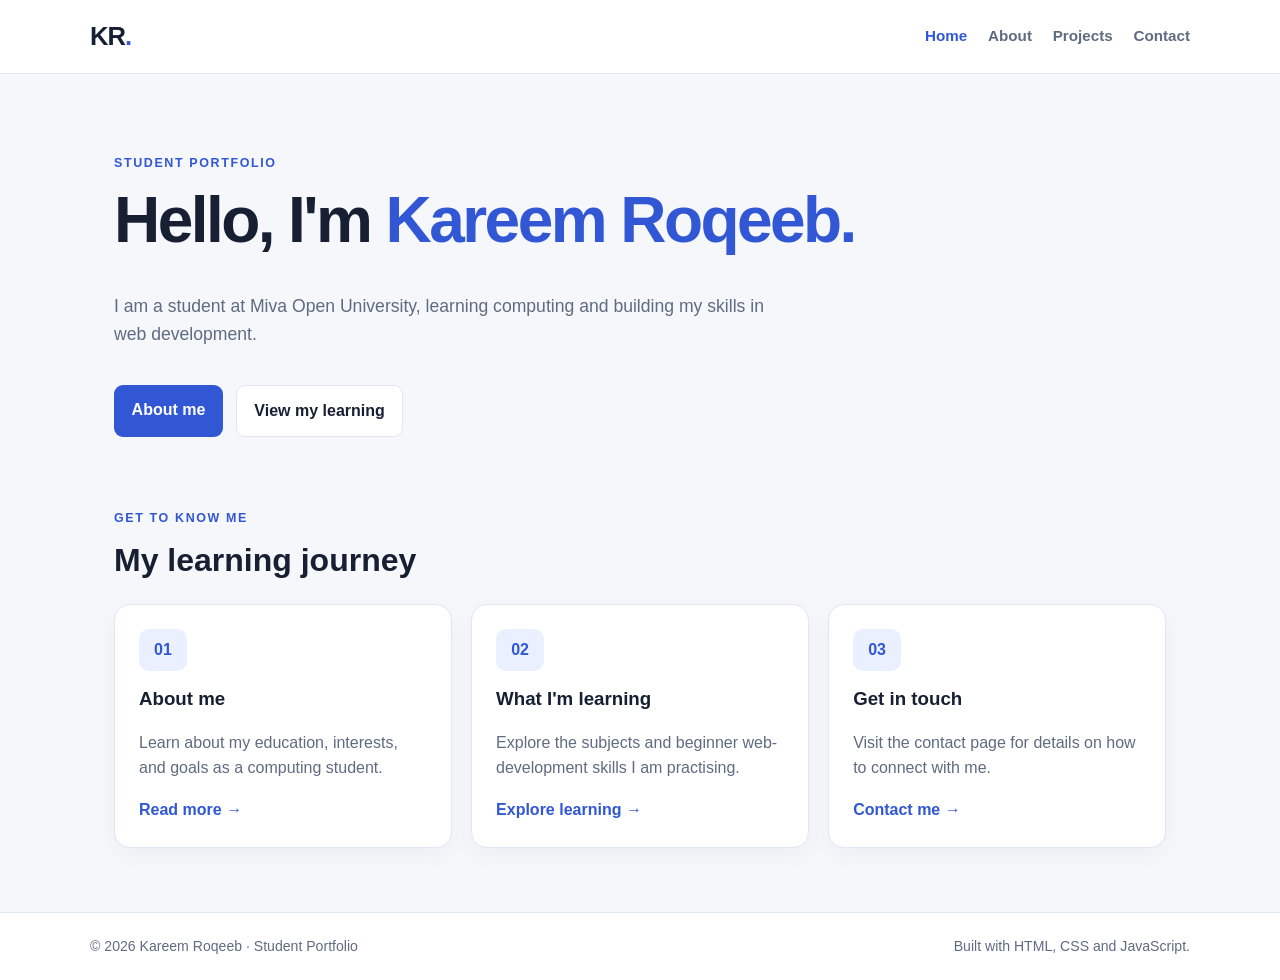
<file: index.html>
<!DOCTYPE html>
<html lang="en">
<head>
  <meta charset="UTF-8">
  <meta name="viewport" content="width=device-width, initial-scale=1.0">
  <meta name="description" content="Kareem Roqeeb's student portfolio at Miva Open University.">
  <title>Kareem Roqeeb | Student Portfolio</title>
  <link rel="stylesheet" href="styles.css">
  <script src="script.js" defer></script>
</head>
<body>
  <header class="site-header">
    <a class="logo" href="index.html">KR<span>.</span></a>
    <button class="menu-toggle" aria-label="Toggle navigation" aria-expanded="false">☰</button>
    <nav class="nav-links" aria-label="Main navigation">
      <a class="active" href="index.html">Home</a>
      <a href="about.html">About</a>
      <a href="projects.html">Projects</a>
      <a href="contact.html">Contact</a>
    </nav>
  </header>

  <main>
    <section class="hero">
      <p class="eyebrow">STUDENT PORTFOLIO</p>
      <h1>Hello, I'm <span>Kareem Roqeeb.</span></h1>
      <p class="hero-copy">I am a student at Miva Open University, learning computing and building my skills in web development.</p>
      <div class="button-row">
        <a class="button primary" href="about.html">About me</a>
        <a class="button secondary" href="projects.html">View my learning</a>
      </div>
    </section>

    <section class="section">
      <div class="section-heading">
        <p class="eyebrow">GET TO KNOW ME</p>
        <h2>My learning journey</h2>
      </div>
      <div class="card-grid">
        <article class="card">
          <div class="card-icon">01</div>
          <h3>About me</h3>
          <p>Learn about my education, interests, and goals as a computing student.</p>
          <a class="text-link" href="about.html">Read more →</a>
        </article>
        <article class="card">
          <div class="card-icon">02</div>
          <h3>What I'm learning</h3>
          <p>Explore the subjects and beginner web-development skills I am practising.</p>
          <a class="text-link" href="projects.html">Explore learning →</a>
        </article>
        <article class="card">
          <div class="card-icon">03</div>
          <h3>Get in touch</h3>
          <p>Visit the contact page for details on how to connect with me.</p>
          <a class="text-link" href="contact.html">Contact me →</a>
        </article>
      </div>
    </section>
  </main>

  <footer class="site-footer">
    <p>© <span class="year"></span> Kareem Roqeeb · Student Portfolio</p>
    <p>Built with HTML, CSS and JavaScript.</p>
  </footer>
</body>
</html>
</file>
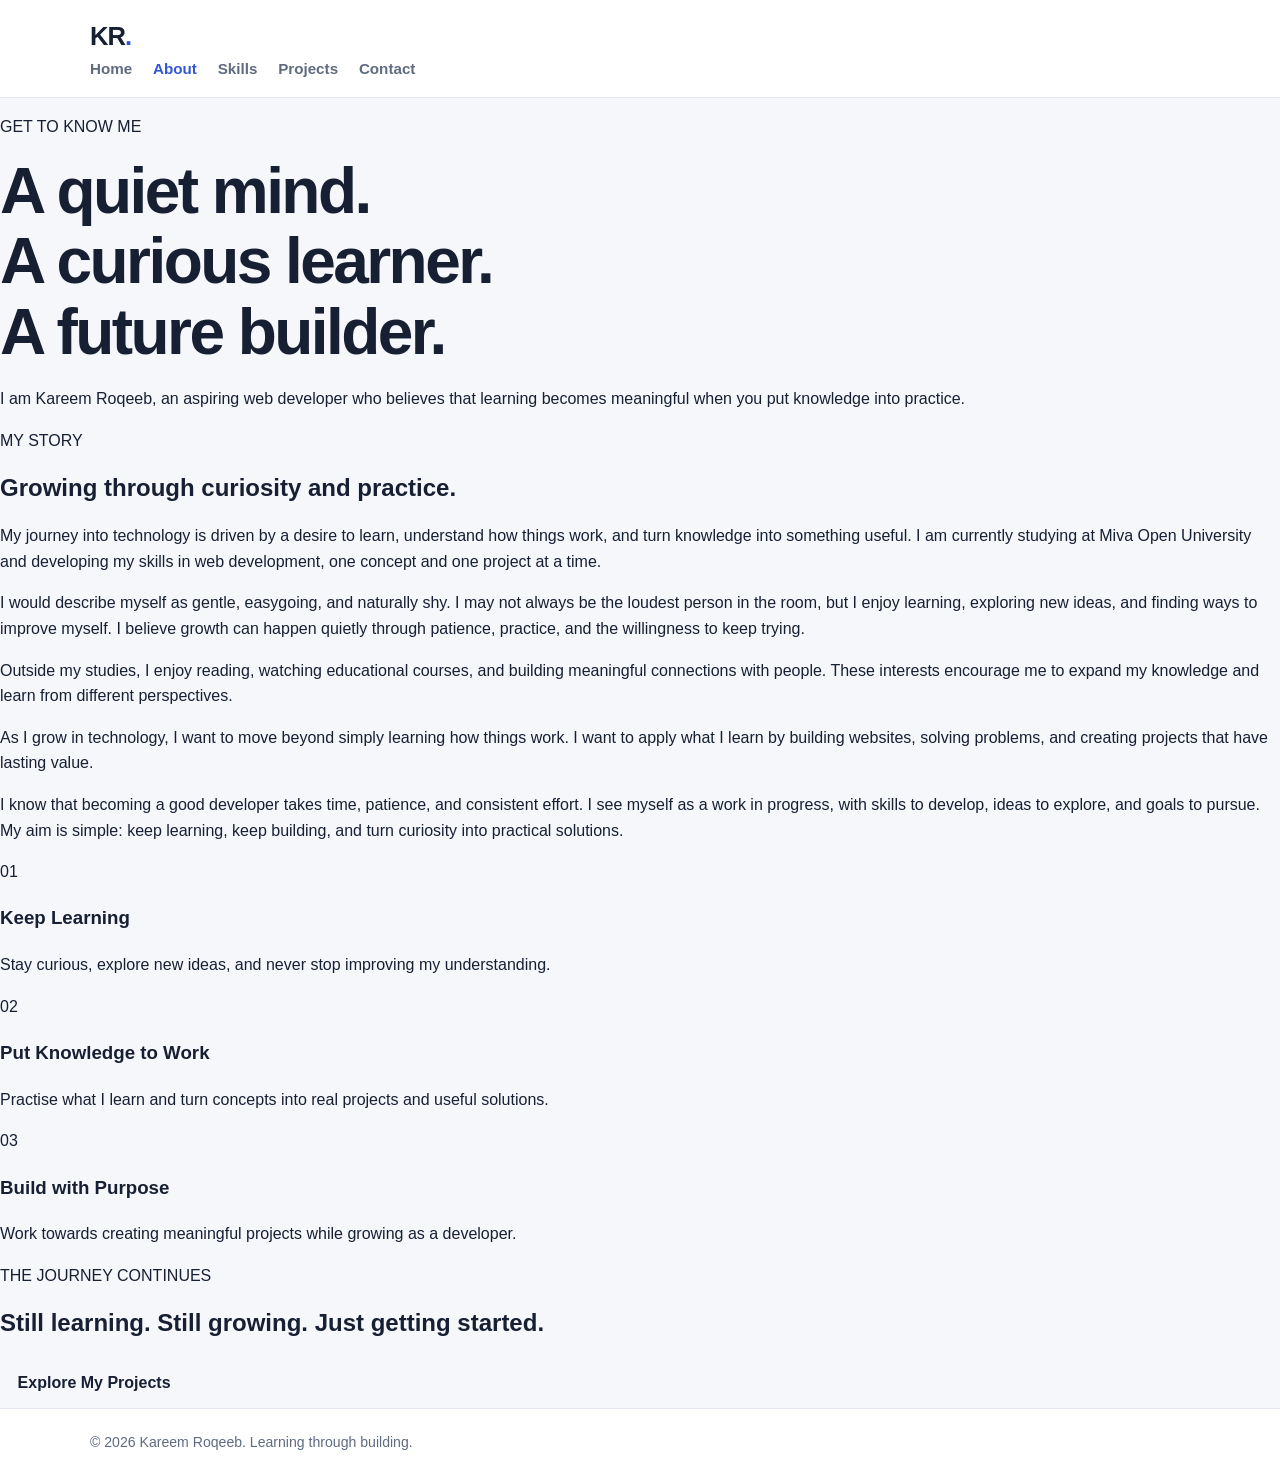
<file: about.html>
<!DOCTYPE html>
<html lang="en">
<head>
    <meta charset="UTF-8">
    <meta name="viewport" content="width=device-width, initial-scale=1.0">
    <title>About Me | Kareem Roqeeb</title>
    <link rel="stylesheet" href="styles.css">
</head>
<body>

    <header class="site-header">
        <nav class="navbar">
            <a href="index.html" class="logo">KR<span>.</span></a>

            <div class="nav-links">
                <a href="index.html">Home</a>
                <a href="about.html" class="active">About</a>
                <a href="index.html#skills">Skills</a>
                <a href="projects.html">Projects</a>
                <a href="contact.html">Contact</a>
            </div>
        </nav>
    </header>

    <main class="about-page">
        <section class="about-hero">
            <p class="section-label">GET TO KNOW ME</p>

            <h1>
                A quiet mind.<br>
                A curious learner.<br>
                <span>A future builder.</span>
            </h1>

            <p class="about-intro">
                I am Kareem Roqeeb, an aspiring web developer
                who believes that learning becomes meaningful
                when you put knowledge into practice.
            </p>
        </section>

        <section class="about-story">
            <div class="about-heading">
                <p class="section-label">MY STORY</p>
                <h2>Growing through curiosity and practice.</h2>
            </div>

            <div class="about-text">
                <p>
                    My journey into technology is driven by a
                    desire to learn, understand how things work,
                    and turn knowledge into something useful.
                    I am currently studying at Miva Open University
                    and developing my skills in web development,
                    one concept and one project at a time.
                </p>

                <p>
                    I would describe myself as gentle, easygoing,
                    and naturally shy. I may not always be the
                    loudest person in the room, but I enjoy
                    learning, exploring new ideas, and finding
                    ways to improve myself. I believe growth can
                    happen quietly through patience, practice,
                    and the willingness to keep trying.
                </p>

                <p>
                    Outside my studies, I enjoy reading, watching
                    educational courses, and building meaningful
                    connections with people. These interests
                    encourage me to expand my knowledge and learn
                    from different perspectives.
                </p>

                <p>
                    As I grow in technology, I want to move beyond
                    simply learning how things work. I want to
                    apply what I learn by building websites,
                    solving problems, and creating projects that
                    have lasting value.
                </p>

                <p>
                    I know that becoming a good developer takes
                    time, patience, and consistent effort. I see
                    myself as a work in progress, with skills to
                    develop, ideas to explore, and goals to pursue.
                    My aim is simple: keep learning, keep building,
                    and turn curiosity into practical solutions.
                </p>
            </div>
        </section>

        <section class="about-values">
            <article class="value-card">
                <span>01</span>
                <h3>Keep Learning</h3>
                <p>
                    Stay curious, explore new ideas, and never stop
                    improving my understanding.
                </p>
            </article>

            <article class="value-card">
                <span>02</span>
                <h3>Put Knowledge to Work</h3>
                <p>
                    Practise what I learn and turn concepts into
                    real projects and useful solutions.
                </p>
            </article>

            <article class="value-card">
                <span>03</span>
                <h3>Build with Purpose</h3>
                <p>
                    Work towards creating meaningful projects
                    while growing as a developer.
                </p>
            </article>
        </section>

        <section class="about-cta">
            <p class="section-label">THE JOURNEY CONTINUES</p>
            <h2>Still learning. Still growing. Just getting started.</h2>
            <a href="projects.html" class="button">Explore My Projects</a>
        </section>
    </main>

    <footer class="site-footer">
        <p>© 2026 Kareem Roqeeb. Learning through building.</p>
    </footer>

</body>
</html>
</file>
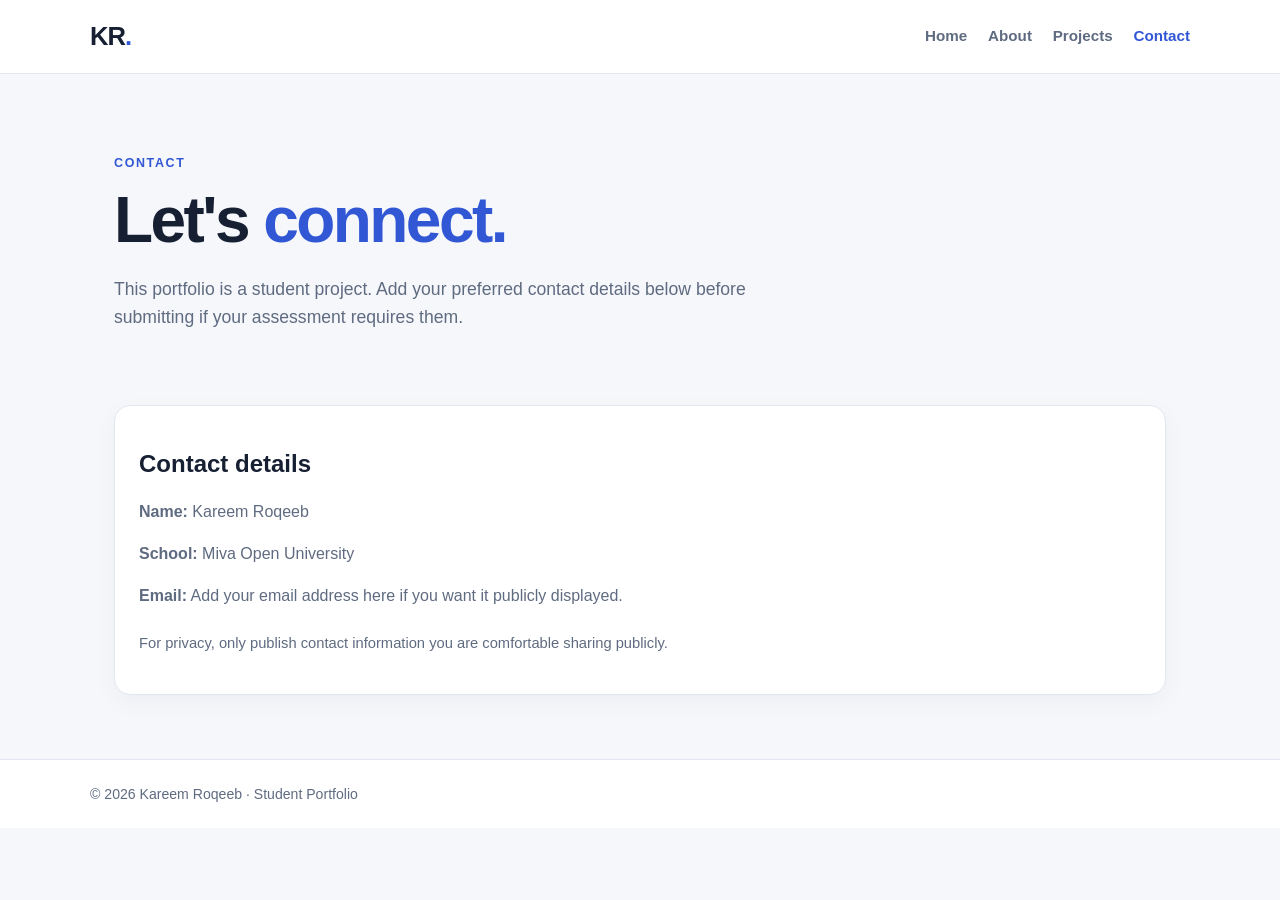
<file: contact.html>
<!DOCTYPE html>
<html lang="en">
<head>
  <meta charset="UTF-8">
  <meta name="viewport" content="width=device-width, initial-scale=1.0">
  <title>Contact | Kareem Roqeeb</title>
  <link rel="stylesheet" href="styles.css">
  <script src="script.js" defer></script>
</head>
<body>
  <header class="site-header">
    <a class="logo" href="index.html">KR<span>.</span></a>
    <button class="menu-toggle" aria-label="Toggle navigation" aria-expanded="false">☰</button>
    <nav class="nav-links" aria-label="Main navigation">
      <a href="index.html">Home</a><a href="about.html">About</a>
      <a href="projects.html">Projects</a><a class="active" href="contact.html">Contact</a>
    </nav>
  </header>
  <main class="page-main">
    <section class="page-intro">
      <p class="eyebrow">CONTACT</p>
      <h1>Let's <span>connect.</span></h1>
      <p>This portfolio is a student project. Add your preferred contact details below before submitting if your assessment requires them.</p>
    </section>
    <section class="content-panel">
      <h2>Contact details</h2>
      <p><strong>Name:</strong> Kareem Roqeeb</p>
      <p><strong>School:</strong> Miva Open University</p>
      <p><strong>Email:</strong> Add your email address here if you want it publicly displayed.</p>
      <p class="note">For privacy, only publish contact information you are comfortable sharing publicly.</p>
    </section>
  </main>
  <footer class="site-footer"><p>© <span class="year"></span> Kareem Roqeeb · Student Portfolio</p></footer>
</body>
</html>
</file>
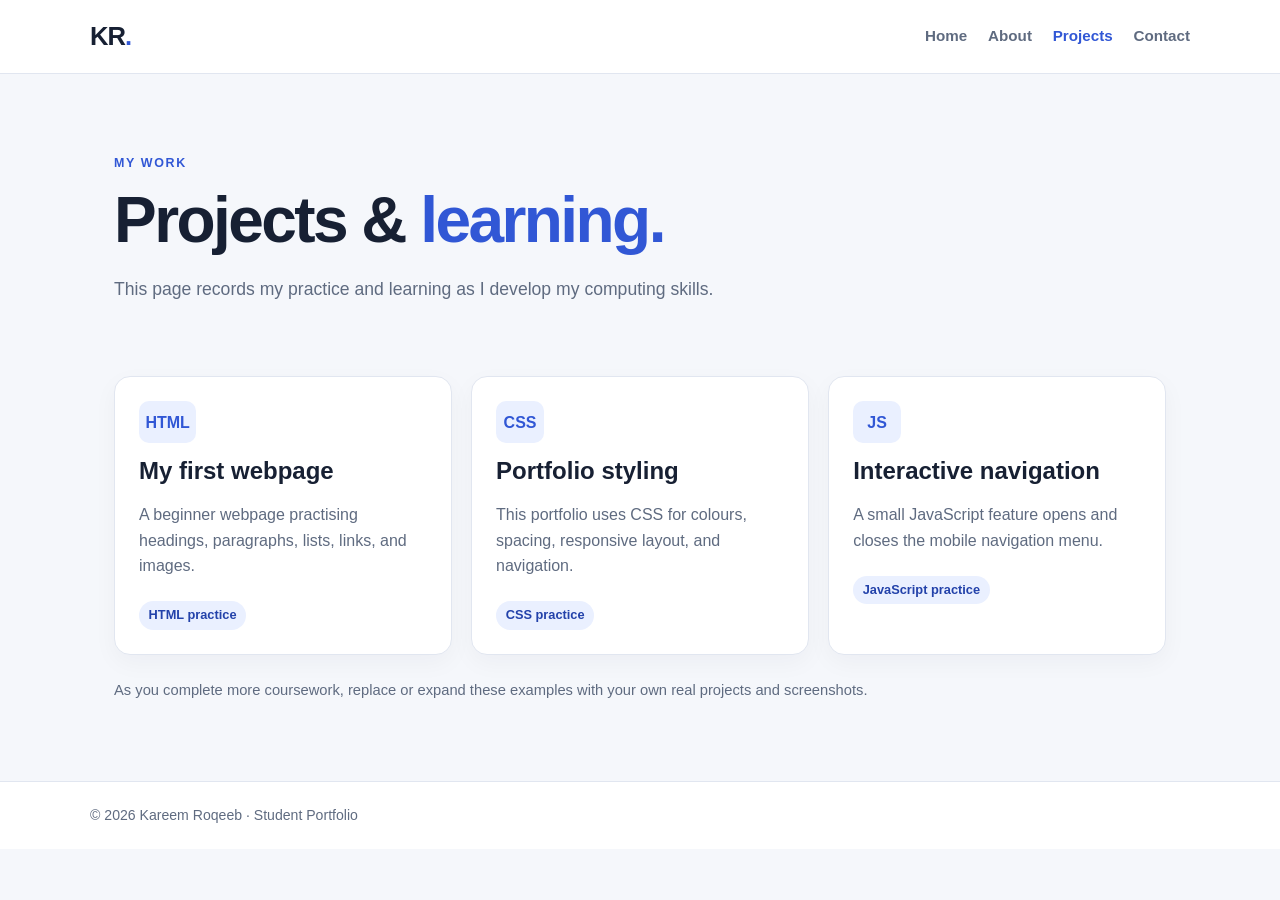
<file: projects.html>
<!DOCTYPE html>
<html lang="en">
<head>
  <meta charset="UTF-8">
  <meta name="viewport" content="width=device-width, initial-scale=1.0">
  <title>Projects | Kareem Roqeeb</title>
  <link rel="stylesheet" href="styles.css">
  <script src="script.js" defer></script>
</head>
<body>
  <header class="site-header">
    <a class="logo" href="index.html">KR<span>.</span></a>
    <button class="menu-toggle" aria-label="Toggle navigation" aria-expanded="false">☰</button>
    <nav class="nav-links" aria-label="Main navigation">
      <a href="index.html">Home</a><a href="about.html">About</a>
      <a class="active" href="projects.html">Projects</a><a href="contact.html">Contact</a>
    </nav>
  </header>
  <main class="page-main">
    <section class="page-intro">
      <p class="eyebrow">MY WORK</p>
      <h1>Projects & <span>learning.</span></h1>
      <p>This page records my practice and learning as I develop my computing skills.</p>
    </section>
    <section class="card-grid project-grid">
      <article class="card">
        <div class="card-icon">HTML</div>
        <h2>My first webpage</h2>
        <p>A beginner webpage practising headings, paragraphs, lists, links, and images.</p>
        <span class="tag">HTML practice</span>
      </article>
      <article class="card">
        <div class="card-icon">CSS</div>
        <h2>Portfolio styling</h2>
        <p>This portfolio uses CSS for colours, spacing, responsive layout, and navigation.</p>
        <span class="tag">CSS practice</span>
      </article>
      <article class="card">
        <div class="card-icon">JS</div>
        <h2>Interactive navigation</h2>
        <p>A small JavaScript feature opens and closes the mobile navigation menu.</p>
        <span class="tag">JavaScript practice</span>
      </article>
    </section>
    <p class="note">As you complete more coursework, replace or expand these examples with your own real projects and screenshots.</p>
  </main>
  <footer class="site-footer"><p>© <span class="year"></span> Kareem Roqeeb · Student Portfolio</p></footer>
</body>
</html>
</file>
<file: styles.css>
:root {
  --background: #f5f7fb;
  --surface: #ffffff;
  --text: #172033;
  --muted: #5f6b80;
  --accent: #3157d5;
  --accent-dark: #2342aa;
  --border: #e1e6f0;
  --soft-blue: #eaf0ff;
}

* { box-sizing: border-box; }
html { scroll-behavior: smooth; }
body {
  margin: 0;
  font-family: Arial, Helvetica, sans-serif;
  color: var(--text);
  background: var(--background);
  line-height: 1.6;
}
a { color: inherit; }
.site-header {
  display: flex;
  align-items: center;
  justify-content: space-between;
  gap: 1rem;
  padding: 1rem max(5%, calc((100% - 1100px) / 2));
  background: var(--surface);
  border-bottom: 1px solid var(--border);
}
.logo { font-size: 1.6rem; font-weight: 800; text-decoration: none; letter-spacing: -1px; }
.logo span, .hero h1 span, .page-intro h1 span { color: var(--accent); }
.nav-links { display: flex; gap: 1.3rem; align-items: center; }
.nav-links a { text-decoration: none; color: var(--muted); font-weight: 700; font-size: .95rem; }
.nav-links a:hover, .nav-links a.active { color: var(--accent); }
.menu-toggle { display: none; border: 1px solid var(--border); border-radius: 8px; background: white; padding: .45rem .7rem; font-size: 1.2rem; }
.hero, .page-intro { max-width: 1100px; margin: 0 auto; padding: 5rem 1.5rem 3.5rem; }
.hero { min-height: 390px; display: flex; flex-direction: column; justify-content: center; align-items: flex-start; }
.eyebrow { color: var(--accent); font-weight: 800; letter-spacing: .13em; font-size: .78rem; margin: 0 0 .7rem; }
h1 { font-size: clamp(2.3rem, 6vw, 4rem); line-height: 1.1; letter-spacing: -.04em; margin: 0 0 1.2rem; }
h2 { line-height: 1.25; }
.hero-copy, .page-intro > p:last-child { color: var(--muted); max-width: 650px; font-size: 1.1rem; }
.button-row { display: flex; gap: .8rem; flex-wrap: wrap; margin-top: 1.2rem; }
.button { display: inline-block; padding: .75rem 1.1rem; border-radius: 9px; text-decoration: none; font-weight: 700; }
.button.primary { background: var(--accent); color: white; }
.button.primary:hover { background: var(--accent-dark); }
.button.secondary { border: 1px solid var(--border); background: white; }
.section { max-width: 1100px; margin: 0 auto; padding: 1rem 1.5rem 4rem; }
.section-heading { margin-bottom: 1.5rem; }
.section-heading h2 { font-size: 2rem; margin: 0; }
.card-grid { display: grid; grid-template-columns: repeat(3, minmax(0, 1fr)); gap: 1.2rem; }
.card, .content-panel { background: var(--surface); border: 1px solid var(--border); border-radius: 16px; padding: 1.5rem; box-shadow: 0 8px 24px rgba(23, 32, 51, .04); }
.card h2, .card h3 { margin: .8rem 0 .5rem; }
.card p, .content-panel p { color: var(--muted); }
.card-icon { display: inline-flex; min-width: 48px; min-height: 42px; align-items: center; justify-content: center; padding: .4rem; border-radius: 10px; background: var(--soft-blue); color: var(--accent); font-weight: 800; }
.text-link { color: var(--accent); font-weight: 800; text-decoration: none; }
.text-link:hover { text-decoration: underline; }
.page-main { max-width: 1100px; margin: 0 auto; padding: 0 1.5rem 4rem; }
.page-intro { padding-left: 0; padding-right: 0; }
.content-panel h2:not(:first-child) { margin-top: 2rem; }
.tag { display: inline-block; margin-top: .4rem; padding: .25rem .6rem; background: var(--soft-blue); color: var(--accent-dark); border-radius: 100px; font-size: .8rem; font-weight: 700; }
.note { color: var(--muted); font-size: .92rem; margin-top: 1.5rem; }
.site-footer { display: flex; justify-content: space-between; gap: 1rem; flex-wrap: wrap; padding: 1.2rem max(5%, calc((100% - 1100px) / 2)); background: var(--surface); border-top: 1px solid var(--border); color: var(--muted); font-size: .88rem; }
.site-footer p { margin: .2rem 0; }

@media (max-width: 700px) {
  .site-header { position: relative; flex-wrap: wrap; }
  .menu-toggle { display: block; }
  .nav-links { display: none; width: 100%; flex-direction: column; align-items: flex-start; gap: .8rem; padding: .7rem 0 .3rem; }
  .nav-links.open { display: flex; }
  .hero, .page-intro { padding-top: 3.5rem; }
  .card-grid { grid-template-columns: 1fr; }
  .site-footer { flex-direction: column; }
}
</file>
